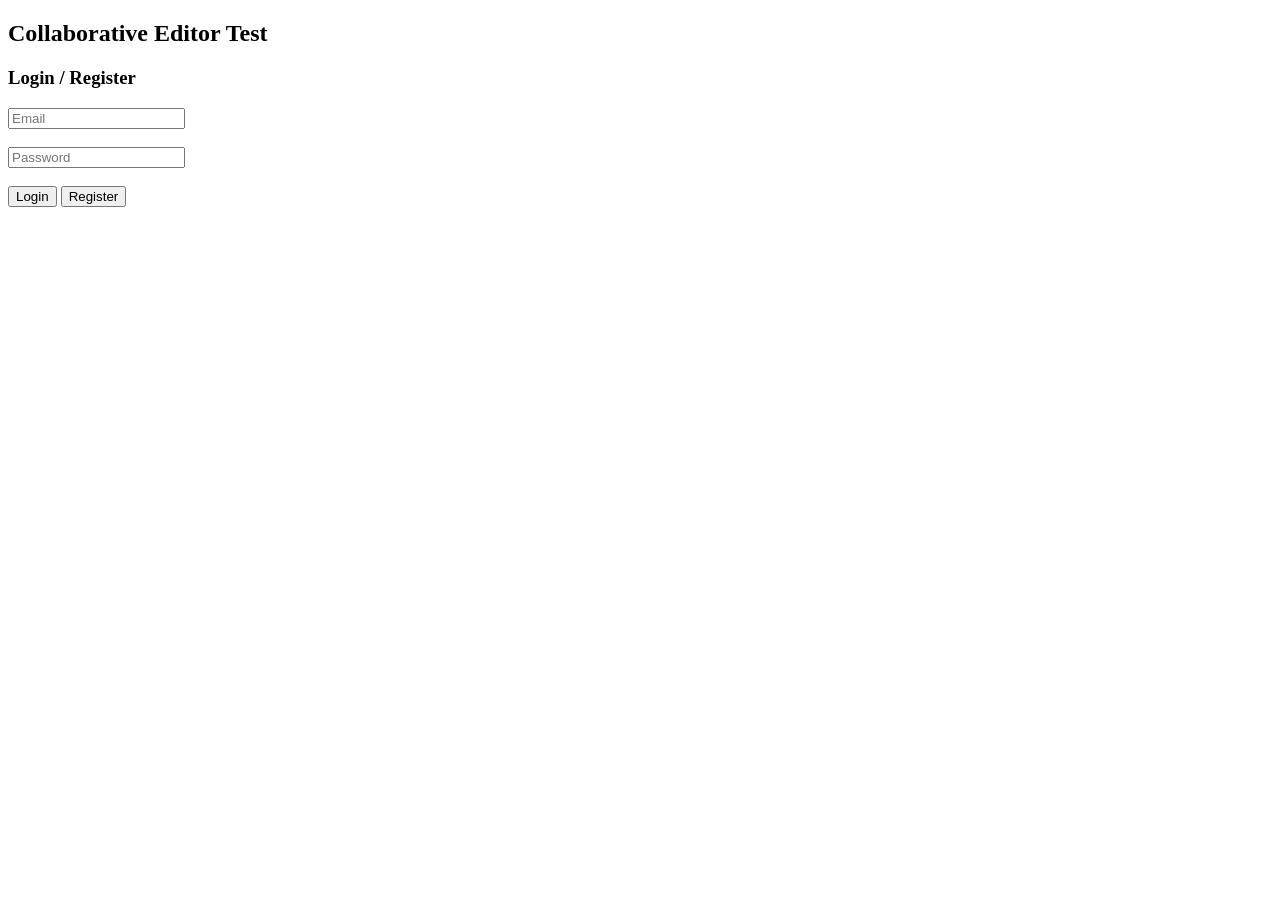
<file: index.html>
<!DOCTYPE html>
<html>
<head>
  <title>Collaborative Editor Test</title>
  <style>
    #editorDiv { display:none; }
    #usersList { margin-top:10px; font-size:14px; }
    textarea { width: 80%; height: 300px; }
  </style>
</head>
<body>
<h2>Collaborative Editor Test</h2>

<div id="authDiv">
  <h3>Login / Register</h3>
  <input id="email" placeholder="Email"><br><br>
  <input id="password" placeholder="Password" type="password"><br><br>
  <button onclick="login()">Login</button>
  <button onclick="register()">Register</button>
  <p id="authMsg" style="color:red"></p>
</div>

<div id="editorDiv">
  <textarea id="doc" readonly></textarea><br>
  <input id="msg" placeholder="Type a chat message">
  <button onclick="sendMessage()">Send</button>

  <div id="usersList"><b>Connected Users:</b></div>
</div>

<script>
const ws = new WebSocket("ws://localhost:8080");
const authDiv = document.getElementById('authDiv');
const editorDiv = document.getElementById('editorDiv');
const authMsg = document.getElementById('authMsg');
const docArea = document.getElementById('doc');
const msgInput = document.getElementById('msg');
const usersList = document.getElementById('usersList');

let userId = null;
let userColor = null;

ws.onopen = () => console.log("Connected to server");

ws.onmessage = e => {
  const data = JSON.parse(e.data);

  switch(data.type){
    case "auth_required":
      authDiv.style.display = "block";
      editorDiv.style.display = "none";
      authMsg.innerText = "";
      break;

    case "auth_success":
      authDiv.style.display = "none";
      editorDiv.style.display = "block";
      userId = data.id;
      userColor = data.color;
      docArea.value = data[Object.keys(data)[4]]; // server sends doc concatenated
      break;

    case "auth_failed":
      authMsg.innerText = data.message;
      break;

    case "users":
      let html = "<b>Connected Users:</b><br>";
      data.list.forEach(u => {
        html += `<span style="color:${u.color}">${u.email} (id:${u.id})</span><br>`;
      });
      usersList.innerHTML = html;
      break;

    case "error":
      alert(data.message);
      break;

    default:
      // Treat as document update
      docArea.value = data;
      break;
  }
};

function login(){
  const email = document.getElementById('email').value.trim();
  const password = document.getElementById('password').value.trim();
  ws.send(JSON.stringify({type:"login", email, password}));
}

function register(){
  const email = document.getElementById('email').value.trim();
  const password = document.getElementById('password').value.trim();
  ws.send(JSON.stringify({type:"register", email, password}));
}

function sendMessage(){
  const msg = msgInput.value.trim();
  if(msg !== "") ws.send(msg);
  msgInput.value = "";
}

// Optional: Send cursor updates to server (not fully implemented yet)
docArea.addEventListener("click", e => {
  // You can extend this to send selection positions
});
</script>
</body>
</html>
</file>
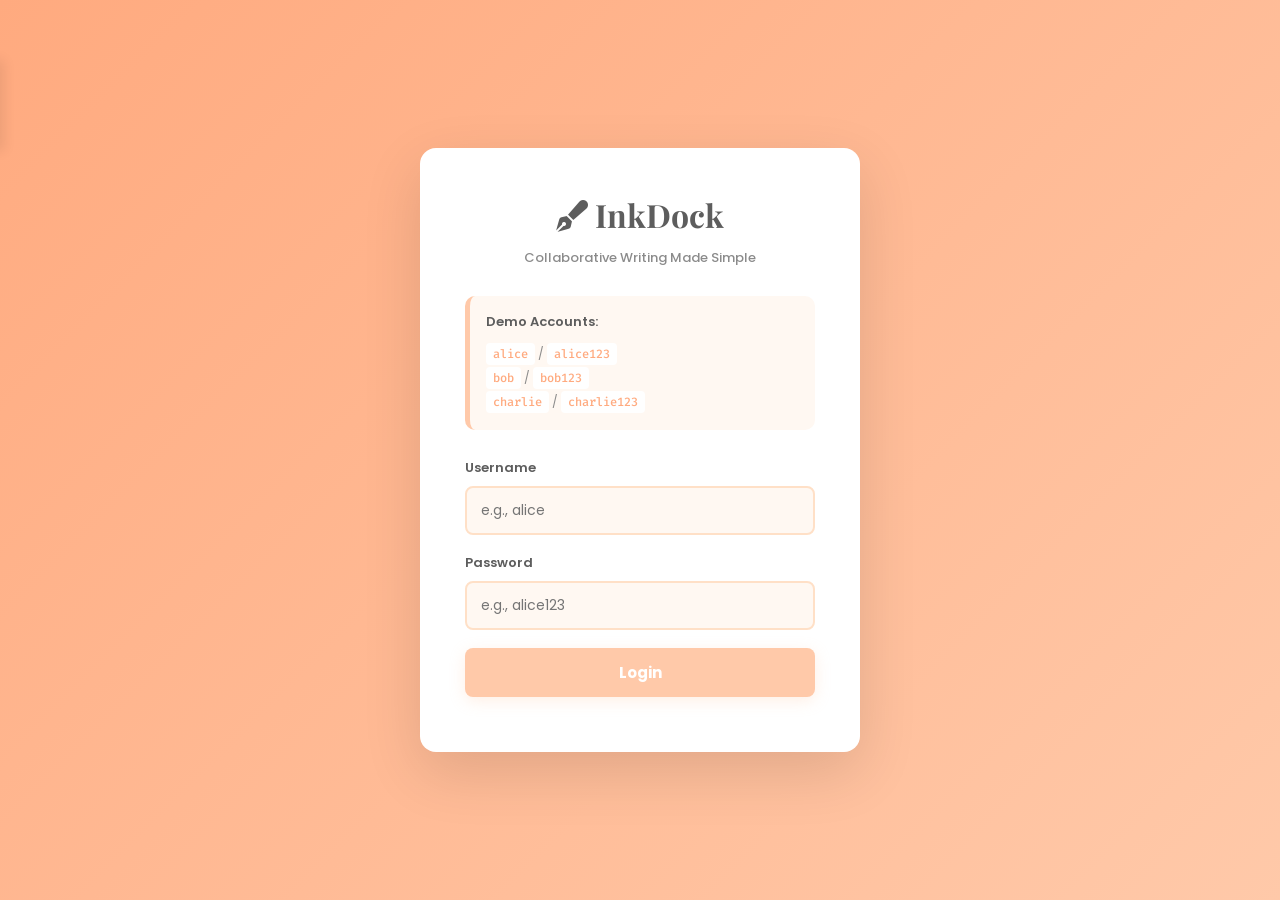
<file: collab-editor/server/index.html>
<!DOCTYPE html>
<html lang="en">
<head>
<meta charset="UTF-8">
<meta name="viewport" content="width=device-width, initial-scale=1.0">
<title>InkDock - Collaborative Editor</title>
<link href="https://cdnjs.cloudflare.com/ajax/libs/font-awesome/6.4.0/css/all.min.css" rel="stylesheet">
<link href="https://fonts.googleapis.com/css2?family=Josefin+Sans:wght@400;600;700&family=Rubik:wght@400;500;700&family=Poppins:wght@400;500;600;700&family=Lato:wght@400;700&family=Nunito:wght@400;600;700&family=Ubuntu:wght@400;700&family=Montserrat:wght@500;600;700&family=Playfair+Display:wght@600;700&family=Libre+Baskerville:wght@400;700&family=Roboto:wght@400;500;700&family=Open+Sans:wght@400;600;700&family=Fira+Code:wght@400;500;700&family=Source+Sans+Pro:wght@400;600;700&family=Merriweather:wght@400;700&family=Ranade:wght@400;600;700" rel="stylesheet">
<style>
*{margin:0;padding:0;box-sizing:border-box;}
html,body{width:100%;height:100%;overflow:hidden;}
body{font-family:'Poppins',sans-serif;background:#f9f7f4;overflow:hidden;height:100vh;transition:all 0.3s ease;}
.hidden{display:none!important;}

:root{--bg-primary:#FFF1E6;--bg-secondary:#fff8f2;--text-primary:#5D5D5D;--text-secondary:#8b8b8b;--accent:#FFC9A9;--accent-light:#ffe5d0;--accent-dark:#ffaa7f;--border:#ffe0c7;--shadow:rgba(0,0,0,0.08);}
body.theme-vanilla{--bg-primary:#FFF1E6;--bg-secondary:#fff8f2;--text-primary:#5D5D5D;--accent:#FFC9A9;--text-secondary:#8b8b8b;--border:#ffe0c7;}
body.theme-mint{--bg-primary:#E6FFF2;--bg-secondary:#f0fffb;--text-primary:#4A4A4A;--accent:#A3E3C1;--text-secondary:#7a9c8f;--border:#c8f0e0;}
body.theme-lavender{--bg-primary:#F3E8FF;--bg-secondary:#f9f5ff;--text-primary:#4B4B4B;--accent:#C8A2FF;--text-secondary:#8b7ba8;--border:#e6d9ff;}
body.theme-peach{--bg-primary:#FFECE6;--bg-secondary:#fff4f0;--text-primary:#5A4D4D;--accent:#FFB8A9;--text-secondary:#8b7870;--border:#ffe0d0;}
body.theme-skyblue{--bg-primary:#E6F0FF;--bg-secondary:#eef5ff;--text-primary:#4C4C4C;--accent:#A9C8FF;--text-secondary:#7a8fab;--border:#d0deff;}
body.theme-sage{--bg-primary:#EDF7EE;--bg-secondary:#f5fbf7;--text-primary:#4B4B4B;--accent:#B9D5B9;--text-secondary:#7a9a7f;--border:#d0e5d5;}
body.theme-coral{--bg-primary:#FFF0F5;--bg-secondary:#fff6fa;--text-primary:#4C4C4C;--accent:#D8B8FF;--text-secondary:#8b7a9c;--border:#f0d9ff;}
body.theme-powder{--bg-primary:#FFEFEF;--bg-secondary:#fff7f7;--text-primary:#4D4D4D;--accent:#FFB4B4;--text-secondary:#8b7474;--border:#ffd9d9;}

#loginScreen{display:flex;justify-content:center;align-items:center;height:100vh;background:linear-gradient(135deg,var(--accent-dark) 0%,var(--accent) 100%);padding:20px;}
.login-card{background:white;padding:45px;border-radius:16px;box-shadow:0 20px 60px rgba(0,0,0,0.12);width:100%;max-width:440px;animation:slideUp 0.5s ease;}
@keyframes slideUp{from{transform:translateY(20px);opacity:0;}to{transform:translateY(0);opacity:1;}}
.login-card h1{text-align:center;color:var(--text-primary);margin-bottom:12px;font-size:32px;font-family:'Playfair Display',serif;font-weight:700;}
.login-card .subtitle{text-align:center;color:var(--text-secondary);font-size:13px;margin-bottom:28px;font-weight:500;}
.demo-accounts{background:var(--bg-secondary);padding:16px;border-radius:10px;margin-bottom:28px;border-left:5px solid var(--accent);}
.demo-accounts h3{font-size:13px;color:var(--text-primary);margin-bottom:10px;font-weight:600;}
.demo-accounts ul{list-style:none;font-size:12px;color:var(--text-secondary);line-height:2;}
.demo-accounts code{background:white;padding:3px 7px;border-radius:4px;font-family:'Fira Code',monospace;color:var(--accent-dark);font-weight:500;}
.form-group{margin-bottom:18px;}
.form-group label{display:block;margin-bottom:8px;color:var(--text-primary);font-weight:600;font-size:13px;}
.form-group input{width:100%;padding:12px 14px;border:2px solid var(--border);border-radius:8px;font-size:14px;transition:all 0.3s;background:var(--bg-secondary);color:var(--text-primary);font-family:'Poppins',sans-serif;}
.form-group input:focus{outline:none;border-color:var(--accent);background:white;box-shadow:0 0 0 3px var(--accent-light);}
.btn-login{width:100%;padding:13px;background:var(--accent);color:white;border:none;border-radius:8px;font-size:15px;font-weight:700;cursor:pointer;transition:all 0.3s;font-family:'Poppins',sans-serif;box-shadow:0 4px 15px rgba(255,201,169,0.3);}
.btn-login:hover:not(:disabled){background:var(--accent-dark);transform:translateY(-2px);box-shadow:0 6px 20px rgba(255,201,169,0.4);}
.btn-login:disabled{background:#ccc;cursor:not-allowed;opacity:0.6;}
.error{color:#e74c3c;font-size:13px;margin-top:10px;text-align:center;font-weight:500;}

#editorScreen{display:flex;flex-direction:column;height:100vh;}
.header{background:white;padding:14px 22px;box-shadow:0 2px 12px var(--shadow);display:flex;justify-content:space-between;align-items:center;z-index:100;border-bottom:2px solid var(--border);}
.header h1{font-size:22px;color:var(--text-primary);font-family:'Playfair Display',serif;font-weight:700;letter-spacing:-0.5px;}
.header-right{display:flex;align-items:center;gap:12px;}
.user-info{display:flex;align-items:center;gap:15px;padding-right:15px;border-right:2px solid var(--border);}
.username{color:var(--text-primary);font-weight:600;font-size:13px;}
.user-status{display:flex;align-items:center;gap:6px;font-size:11px;color:var(--text-secondary);}
.status-dot{width:8px;height:8px;background:#27ae60;border-radius:50%;animation:pulse 2s infinite;}
@keyframes pulse{0%,100%{opacity:1;}50%{opacity:0.6;}}
.btn-theme{padding:10px 14px;background:var(--bg-secondary);border:2px solid var(--border);border-radius:8px;cursor:pointer;color:var(--text-primary);font-size:13px;font-weight:600;transition:all 0.3s;position:relative;}
.btn-theme:hover{background:var(--accent-light);border-color:var(--accent);}
.btn-logout{padding:10px 16px;background:#e74c3c;color:white;border:none;border-radius:8px;cursor:pointer;font-size:13px;font-weight:600;transition:all 0.3s;}
.btn-logout:hover{background:#c0392b;transform:translateY(-1px);}
.main-container{display:flex;flex:1;overflow:hidden;gap:1px;background:var(--border);}

.toc-panel{position:fixed;left:0;top:60px;height:calc(100vh-60px);width:280px;background:white;border-right:2px solid var(--border);padding:20px;z-index:90;transform:translateX(-100%);transition:transform 0.3s ease;overflow-y:auto;box-shadow:4px 0 12px var(--shadow);}
.toc-panel.open{transform:translateX(0);}
.toc-header{display:flex;justify-content:space-between;align-items:center;margin-bottom:16px;padding-bottom:12px;border-bottom:2px solid var(--border);}
.toc-header h2{font-size:14px;color:var(--text-primary);font-weight:700;}
.toc-close{background:none;border:none;cursor:pointer;color:var(--text-secondary);font-size:16px;transition:color 0.2s;}
.toc-close:hover{color:var(--accent);}
.toc-list{list-style:none;}
.toc-item{margin-bottom:8px;padding:10px 12px;border-radius:6px;background:var(--bg-secondary);cursor:pointer;font-size:13px;color:var(--text-secondary);transition:all 0.2s;border-left:3px solid transparent;}
.toc-item:hover{background:var(--accent-light);border-left-color:var(--accent);color:var(--text-primary);}
.toc-overlay{position:fixed;left:0;top:0;width:100%;height:100%;background:rgba(0,0,0,0.2);z-index:80;opacity:0;pointer-events:none;transition:opacity 0.3s;}
.toc-overlay.open{opacity:1;pointer-events:auto;}

.sidebar{width:280px;background:white;border-right:2px solid var(--border);padding:18px;overflow-y:auto;display:flex;flex-direction:column;}
.sidebar-section{margin-bottom:20px;}
.sidebar-title{font-size:13px;font-weight:700;color:var(--text-primary);margin-bottom:12px;text-transform:uppercase;letter-spacing:0.5px;}
.user-list{list-style:none;}
.user-item{padding:11px 12px;margin-bottom:8px;border-radius:8px;background:var(--bg-secondary);display:flex;align-items:center;gap:10px;font-size:13px;color:var(--text-secondary);transition:all 0.2s;}
.user-item:hover{background:var(--accent-light);color:var(--text-primary);}
.user-color{width:14px;height:14px;border-radius:50%;flex-shrink:0;box-shadow:0 2px 4px rgba(0,0,0,0.1);}
.chat-panel{flex:1;display:flex;flex-direction:column;margin-top:auto;border-top:2px solid var(--border);padding-top:12px;}
.chat-label{font-size:12px;font-weight:700;color:var(--text-primary);margin-bottom:10px;text-transform:uppercase;letter-spacing:0.5px;}
.chat-messages{flex:1;overflow-y:auto;background:var(--bg-secondary);padding:12px;border-radius:8px;margin-bottom:10px;max-height:200px;}
.chat-message{margin-bottom:10px;padding:10px;background:white;border-radius:6px;border-left:3px solid var(--accent);font-size:12px;animation:slideIn 0.2s ease;}
@keyframes slideIn{from{transform:translateX(-10px);opacity:0;}to{transform:translateX(0);opacity:1;}}
.chat-message .user{font-weight:700;color:var(--accent-dark);display:block;margin-bottom:4px;font-size:11px;}
.chat-message .time{font-size:10px;color:var(--text-secondary);margin-top:4px;display:block;}
.chat-input{display:flex;gap:8px;}
.chat-input input{flex:1;padding:10px 12px;border-radius:6px;border:2px solid var(--border);background:white;color:var(--text-primary);font-size:12px;font-family:'Poppins',sans-serif;transition:all 0.2s;}
.chat-input input:focus{outline:none;border-color:var(--accent);box-shadow:0 0 0 3px var(--accent-light);}
.chat-input button{padding:10px 14px;border-radius:6px;background:var(--accent);color:white;border:none;cursor:pointer;font-weight:600;font-size:12px;transition:all 0.2s;font-family:'Poppins',sans-serif;}
.chat-input button:hover{background:var(--accent-dark);transform:translateY(-1px);}

.editor-container{flex:1;display:flex;flex-direction:column;background:white;margin:20px;border-radius:12px;box-shadow:0 8px 24px var(--shadow);overflow:hidden;border:2px solid var(--border);}
.toolbar{padding:14px;background:var(--bg-secondary);border-bottom:2px solid var(--border);display:flex;gap:8px;flex-wrap:wrap;align-items:center;overflow-x:auto;}
.toolbar-section{display:flex;gap:6px;align-items:center;}
.toolbar-divider{width:1px;height:24px;background:var(--border);margin:0 4px;}
.toolbar button,.toolbar select{padding:9px 12px;border:2px solid var(--border);background:white;border-radius:6px;cursor:pointer;font-size:12px;font-weight:600;transition:all 0.2s;color:var(--text-primary);font-family:'Poppins',sans-serif;}
.toolbar button:hover,.toolbar select:hover{background:var(--accent-light);border-color:var(--accent);}
.toolbar button.active{background:var(--accent);color:white;border-color:var(--accent-dark);}
.toolbar select{cursor:pointer;}
.color-input{width:40px;height:36px;border:2px solid var(--border);border-radius:6px;cursor:pointer;transition:all 0.2s;}
.color-input:hover{border-color:var(--accent);}
.btn-toc{background:var(--bg-secondary);border:2px solid var(--border);padding:9px 12px;border-radius:6px;cursor:pointer;font-size:13px;font-weight:600;color:var(--text-primary);transition:all 0.2s;}
.btn-toc:hover{background:var(--accent-light);border-color:var(--accent);}
.editor-wrapper{flex:1;overflow-y:auto;padding:30px;position:relative;background:white;}
#editor{min-height:100%;outline:none;font-size:16px;line-height:1.7;color:var(--text-primary);white-space:pre-wrap;word-wrap:break-word;font-family:'Poppins',sans-serif;}
#editor h1{font-family:'Playfair Display',serif;font-size:28px;font-weight:700;margin:24px 0 12px;color:var(--text-primary);line-height:1.3;}
#editor h2{font-family:'Playfair Display',serif;font-size:22px;font-weight:700;margin:20px 0 10px;color:var(--text-primary);line-height:1.3;}
#editor h3{font-family:'Rubik',sans-serif;font-size:18px;font-weight:700;margin:16px 0 8px;color:var(--text-primary);line-height:1.3;}
.remote-cursor{position:absolute;width:2px;height:24px;pointer-events:none;z-index:100;transition:all 0.15s ease;animation:cursorBlink 1s infinite;}
@keyframes cursorBlink{0%,49%{opacity:1;}50%,100%{opacity:0.3;}}
.cursor-label{position:absolute;top:-24px;left:2px;padding:3px 8px;border-radius:4px;font-size:11px;color:white;white-space:nowrap;font-weight:600;box-shadow:0 2px 4px rgba(0,0,0,0.2);}
.remote-selection{position:absolute;opacity:0.3;pointer-events:none;z-index:99;border-radius:2px;}
.status-bar{padding:12px 20px;background:var(--bg-secondary);border-top:2px solid var(--border);font-size:12px;color:var(--text-secondary);display:flex;justify-content:space-between;flex-wrap:wrap;gap:15px;}
.status-item{display:flex;align-items:center;gap:6px;font-weight:500;}
.connection-status{position:fixed;bottom:20px;right:20px;padding:12px 16px;background:#27ae60;color:white;border-radius:8px;font-size:12px;box-shadow:0 4px 12px rgba(0,0,0,0.2);display:none;font-weight:600;animation:slideIn 0.3s ease;}
.connection-status.disconnected{background:#e74c3c;display:flex;align-items:center;gap:8px;}
.theme-menu{position:fixed;top:70px;right:20px;background:white;border:2px solid var(--border);border-radius:10px;padding:12px;box-shadow:0 8px 24px rgba(0,0,0,0.15);z-index:200;display:grid;grid-template-columns:repeat(2,1fr);gap:8px;width:220px;}
.theme-menu button{padding:10px 12px;border:2px solid var(--border);border-radius:6px;background:var(--bg-secondary);color:var(--text-primary);font-weight:600;font-size:12px;cursor:pointer;transition:all 0.2s;}
.theme-menu button:hover{background:var(--accent-light);border-color:var(--accent);}

@media(max-width:768px){.sidebar{width:200px;}.editor-container{margin:10px;}}
</style>
</head>
<body class="theme-vanilla">

<div id="loginScreen">
  <div class="login-card">
    <h1><i class="fas fa-pen-fancy"></i> InkDock</h1>
    <p class="subtitle">Collaborative Writing Made Simple</p>
    <div class="demo-accounts">
      <h3>Demo Accounts:</h3>
      <ul>
        <li><code>alice</code> / <code>alice123</code></li>
        <li><code>bob</code> / <code>bob123</code></li>
        <li><code>charlie</code> / <code>charlie123</code></li>
      </ul>
    </div>
    <form id="loginForm">
      <div class="form-group">
        <label>Username</label>
        <input type="text" id="username" required placeholder="e.g., alice">
      </div>
      <div class="form-group">
        <label>Password</label>
        <input type="password" id="password" required placeholder="e.g., alice123">
      </div>
      <button type="submit" class="btn-login" id="loginBtn">Login</button>
      <div id="loginError" class="error"></div>
    </form>
  </div>
</div>

<div class="toc-overlay" id="tocOverlay"></div>
<div class="toc-panel" id="tocPanel">
  <div class="toc-header">
    <h2>Table of Contents</h2>
    <button class="toc-close" onclick="toggleTOC()"><i class="fas fa-times"></i></button>
  </div>
  <ul class="toc-list" id="tocList"></ul>
</div>

<div id="editorScreen" style="display:none;">
  <div class="header">
    <h1><i class="fas fa-pen-fancy"></i> InkDock</h1>
    <div class="header-right">
      <div class="user-info">
        <div>
          <div class="username" id="currentUsername"></div>
          <div class="user-status">
            <div class="status-dot"></div>
            <span>Online</span>
          </div>
        </div>
      </div>
      <button class="btn-theme" onclick="showThemeMenu()">
        <i class="fas fa-palette"></i> Theme
      </button>
      <button class="btn-logout" onclick="logout()">Logout</button>
    </div>
  </div>
  <div class="main-container">
    <div class="sidebar">
      <div class="sidebar-section">
        <div class="sidebar-title"><i class="fas fa-users"></i> Active Users</div>
        <ul class="user-list" id="userList"></ul>
      </div>
      <div class="chat-panel">
        <div class="chat-label"><i class="fas fa-comments"></i> Chat</div>
        <div class="chat-messages" id="chatMessages"></div>
        <div class="chat-input">
          <input type="text" id="chatInput" placeholder="Message...">
          <button onclick="sendChat()"><i class="fas fa-paper-plane"></i></button>
        </div>
      </div>
    </div>

    <div class="editor-container">
      <div class="toolbar">
        <div class="toolbar-section">
          <button class="btn-toc" onclick="toggleTOC()" title="Table of Contents">
            <i class="fas fa-list"></i> TOC
          </button>
        </div>
        <div class="toolbar-divider"></div>
        <div class="toolbar-section">
          <select onchange="formatHeading(this.value); this.selectedIndex=0;" title="Heading">
            <option disabled selected>Heading</option>
            <option value="h1">H1 - Title</option>
            <option value="h2">H2 - Heading</option>
            <option value="h3">H3 - Subheading</option>
            <option value="p">Paragraph</option>
          </select>
        </div>
        <div class="toolbar-divider"></div>
        <div class="toolbar-section">
          <select onchange="formatDoc('fontName', this.value); this.selectedIndex=0;" title="Font">
            <option disabled selected>Font</option>
            <option value="Playfair Display">Playfair Display</option>
            <option value="Josefin Sans">Josefin Sans</option>
            <option value="Rubik">Rubik</option>
            <option value="Poppins">Poppins</option>
            <option value="Lato">Lato</option>
            <option value="Nunito">Nunito</option>
            <option value="Ubuntu">Ubuntu</option>
            <option value="Montserrat">Montserrat</option>
            <option value="Libre Baskerville">Libre Baskerville</option>
            <option value="Roboto">Roboto</option>
            <option value="Open Sans">Open Sans</option>
            <option value="Fira Code">Fira Code</option>
            <option value="Source Sans Pro">Source Sans Pro</option>
            <option value="Merriweather">Merriweather</option>
            <option value="Ranade">Ranade</option>
          </select>
          <select onchange="formatDoc('fontSize', this.value); this.selectedIndex=0;" title="Font Size">
            <option disabled selected>Size</option>
            <option value="8pt">8pt</option>
            <option value="10pt">10pt</option>
            <option value="12pt">12pt</option>
            <option value="14pt">14pt</option>
            <option value="16pt">16pt</option>
            <option value="18pt">18pt</option>
            <option value="20pt">20pt</option>
            <option value="24pt">24pt</option>
            <option value="28pt">28pt</option>
            <option value="32pt">32pt</option>
            <option value="36pt">36pt</option>
            <option value="48pt">48pt</option>
            <option value="60pt">60pt</option>
            <option value="72pt">72pt</option>
          </select>
        </div>
        <div class="toolbar-divider"></div>
        <div class="toolbar-section">
          <button onclick="formatDoc('bold')" title="Bold"><b>B</b></button>
          <button onclick="formatDoc('italic')" title="Italic"><i>I</i></button>
          <button onclick="formatDoc('underline')" title="Underline"><u>U</u></button>
        </div>
        <div class="toolbar-divider"></div>
        <div class="toolbar-section">
          <button onclick="formatDoc('insertUnorderedList')" title="Bullet List"><i class="fas fa-list-ul"></i></button>
          <button onclick="formatDoc('insertOrderedList')" title="Numbered List"><i class="fas fa-list-ol"></i></button>
        </div>
        <div class="toolbar-divider"></div>
        <div class="toolbar-section">
          <input type="color" class="color-input" onchange="formatDoc('foreColor', this.value)" value="#5D5D5D" title="Text Color">
        </div>
        <div class="toolbar-divider"></div>
        <div class="toolbar-section">
          <input type="file" id="imageUpload" accept="image/*" style="display:none;">
          <button onclick="document.getElementById('imageUpload').click()" title="Insert Image"><i class="fas fa-image"></i></button>
          <button onclick="insertTable()" title="Insert Table"><i class="fas fa-table"></i></button>
        </div>
      </div>
      <div class="editor-wrapper" id="editorWrapper">
        <div id="editor" contenteditable="true"></div>
      </div>
      <div class="status-bar">
        <div class="status-item"><i class="fas fa-font"></i> <span id="charCount">0 chars</span></div>
        <div class="status-item"><i class="fas fa-words"></i> <span id="wordCount">0 words</span></div>
        <div class="status-item"><i class="fas fa-palette"></i> <span id="currentTheme">Vanilla Sky</span></div>
      </div>
    </div>
  </div>
</div>
<div class="connection-status" id="connectionStatus"><i class="fas fa-spinner"></i> Reconnecting...</div>

<script>
let ws = null;
let sessionId = null;
let username = null;
let myColor = null;
let users = [];
let remoteCursors = {};
let remoteSelections = {};
let reconnectTimer = null;
let isUpdating = false;
const themes = {
  vanilla: { name: 'Vanilla Sky', class: 'theme-vanilla' },
  mint: { name: 'Mint Whisper', class: 'theme-mint' },
  lavender: { name: 'Lavender Mist', class: 'theme-lavender' },
  peach: { name: 'Peach Fizz', class: 'theme-peach' },
  skyblue: { name: 'Baby Blue Haze', class: 'theme-skyblue' },
  sage: { name: 'Sage Calm', class: 'theme-sage' },
  coral: { name: 'Peach Lavender', class: 'theme-coral' },
  powder: { name: 'Powder Coral', class: 'theme-powder' }
};
let currentTheme = 'vanilla';

function setTheme(themeKey){
  currentTheme = themeKey;
  const theme = themes[themeKey];
  document.body.className = '';
  document.body.classList.add(theme.class);
  document.getElementById('currentTheme').textContent = theme.name;
  localStorage.setItem('inkdock_theme', themeKey);
}

function showThemeMenu(){
  const menu = document.createElement('div');
  menu.className = 'theme-menu';
  Object.entries(themes).forEach(([key, theme]) => {
    const btn = document.createElement('button');
    btn.textContent = theme.name;
    btn.onclick = () => { setTheme(key); document.body.removeChild(menu); };
    menu.appendChild(btn);
  });
  document.body.appendChild(menu);
  setTimeout(() => document.addEventListener('click', function close(e){
    if(!menu.contains(e.target) && e.target !== document.querySelector('.btn-theme')){
      if(document.body.contains(menu)) document.body.removeChild(menu);
      document.removeEventListener('click', close);
    }
  }), 100);
}

function updateTableOfContents(){
  const editor = document.getElementById('editor');
  const headings = editor.querySelectorAll('h1');
  const tocList = document.getElementById('tocList');
  tocList.innerHTML = '';
  headings.forEach((h, idx) => {
    const text = h.innerText || `Heading ${idx + 1}`;
    h.id = `heading-${idx}`;
    const li = document.createElement('li');
    li.className = 'toc-item';
    li.textContent = text;
    li.onclick = () => {
      h.scrollIntoView({ behavior: 'smooth' });
      li.classList.add('active');
      setTimeout(() => li.classList.remove('active'), 1000);
    };
    tocList.appendChild(li);
  });
}

function toggleTOC(){
  const panel = document.getElementById('tocPanel');
  const overlay = document.getElementById('tocOverlay');
  panel.classList.toggle('open');
  overlay.classList.toggle('open');
  overlay.onclick = () => toggleTOC();
}

window.addEventListener('load', () => {
  const savedTheme = localStorage.getItem('inkdock_theme') || 'vanilla';
  setTheme(savedTheme);
  const stored = localStorage.getItem('session_id');
  if(stored) verifySession(stored);
});

document.getElementById('loginForm').addEventListener('submit', async(e) => {
  e.preventDefault();
  const uname = document.getElementById('username').value;
  const pwd = document.getElementById('password').value;
  const btn = document.getElementById('loginBtn');
  const err = document.getElementById('loginError');
  btn.disabled = true;
  btn.textContent = 'Logging in...';
  err.textContent = '';
  try{
    const res = await fetch('/api/login', {method: 'POST', headers: {'Content-Type': 'application/json'}, body: JSON.stringify({username: uname, password: pwd})});
    const data = await res.json();
    if(data.success){
      sessionId = data.session_id;
      username = data.username;
      localStorage.setItem('session_id', sessionId);
      showEditor();
      connectWebSocket();
    }else{
      err.textContent = data.error || 'Login failed';
      btn.disabled = false;
      btn.textContent = 'Login';
    }
  }catch(e){
    err.textContent = 'Connection error';
    btn.disabled = false;
    btn.textContent = 'Login';
  }
});

function verifySession(sid){
  fetch(`/api/verify?session_id=${encodeURIComponent(sid)}`)
    .then(r => r.json())
    .then(data => {
      if(data.valid){
        sessionId = sid;
        username = data.username;
        showEditor();
        connectWebSocket();
      }else{
        localStorage.removeItem('session_id');
      }
    })
    .catch(() => localStorage.removeItem('session_id'));
}

function showEditor(){
  document.getElementById('loginScreen').style.display = 'none';
  document.getElementById('editorScreen').style.display = 'flex';
  document.getElementById('currentUsername').textContent = username;
}

async function logout(){
  if(ws) ws.close();
  if(sessionId) await fetch('/api/logout', {method: 'POST', headers: {'Content-Type': 'application/json'}, body: JSON.stringify({session_id: sessionId})});
  localStorage.removeItem('session_id');
  location.reload();
}

function connectWebSocket(){
  const proto = location.protocol === 'https:' ? 'wss:' : 'ws:';
  ws = new WebSocket(`${proto}//${location.host}/`);
  ws.onopen = () => {
    document.getElementById('connectionStatus').classList.remove('disconnected');
    ws.send(JSON.stringify({type: 'auth', session_id: sessionId}));
  };
  ws.onmessage = (evt) => {
    try{
      const msg = JSON.parse(evt.data);
      if(msg.type === 'init'){
        isUpdating = true;
        document.getElementById('editor').innerHTML = msg.content;
        myColor = msg.color;
        isUpdating = false;
        updateStats();
        updateTableOfContents();
      }else if(msg.type === 'update'){
        isUpdating = true;
        document.getElementById('editor').innerHTML = msg.content;
        isUpdating = false;
        updateStats();
        updateTableOfContents();
      }else if(msg.type === 'users'){
        updateUserList(msg.users);
      }else if(msg.type === 'cursor'){
        updateCursor(msg);
      }else if(msg.type === 'selection'){
        updateSelection(msg);
      }else if(msg.type === 'chat'){
        receiveChat(msg);
      }
    }catch(e){}
  };
  ws.onerror = (err) => {};
  ws.onclose = () => {
    document.getElementById('connectionStatus').classList.add('disconnected');
    clearTimeout(reconnectTimer);
    reconnectTimer = setTimeout(() => {
      if(sessionId) connectWebSocket();
    }, 3000);
  };
}

const editor = document.getElementById('editor');
editor.addEventListener('input', () => {
  if(!isUpdating && ws && ws.readyState === WebSocket.OPEN){
    ws.send(JSON.stringify({type: 'update', content: editor.innerHTML}));
    updateStats();
    updateTableOfContents();
  }
});
editor.addEventListener('keyup', sendCursor);
editor.addEventListener('mouseup', sendCursor);
editor.addEventListener('click', sendCursor);

function formatDoc(cmd, value = null){
  editor.focus();
  document.execCommand(cmd, false, value);
  sendUpdate();
}

function formatHeading(tag){
  editor.focus();
  if(tag === 'p'){
    document.execCommand('formatBlock', false, '<p>');
  }else{
    document.execCommand('formatBlock', false, `<${tag}>`);
  }
  sendUpdate();
  updateTableOfContents();
}

function sendUpdate(){
  if(ws && ws.readyState === WebSocket.OPEN){
    ws.send(JSON.stringify({type: 'update', content: editor.innerHTML}));
    updateStats();
    updateTableOfContents();
  }
}

function updateStats(){
  const text = editor.innerText || '';
  const charCount = text.length;
  const wordCount = text.trim().split(/\s+/).filter(w => w.length > 0).length;
  document.getElementById('charCount').textContent = `${charCount} char${charCount !== 1 ? 's' : ''}`;
  document.getElementById('wordCount').textContent = `${wordCount} word${wordCount !== 1 ? 's' : ''}`;
}

function getTextOffset(root, node, offset){
  let t = 0;
  const w = document.createTreeWalker(root, NodeFilter.SHOW_TEXT, null, false);
  let n;
  while(n = w.nextNode()){
    if(n === node) return t + offset;
    t += n.textContent.length;
  }
  return t;
}

function getNodeAndOffsetFromTextOffset(root, textOffset){
  const w = document.createTreeWalker(root, NodeFilter.SHOW_TEXT, null, false);
  let t = 0, n;
  while(n = w.nextNode()){
    const len = n.textContent.length;
    if(t + len >= textOffset) return {node: n, offset: textOffset - t};
    t += len;
  }
  return {node: root, offset: 0};
}

function sendCursor(){
  if(!ws || ws.readyState !== WebSocket.OPEN) return;
  const sel = window.getSelection();
  if(sel.rangeCount > 0){
    const r = sel.getRangeAt(0);
    if(r.collapsed){
      const off = getTextOffset(editor, r.startContainer, r.startOffset);
      ws.send(JSON.stringify({type: 'cursor', offset: off}));
    }else{
      const start = getTextOffset(editor, r.startContainer, r.startOffset);
      const end = getTextOffset(editor, r.endContainer, r.endOffset);
      ws.send(JSON.stringify({type: 'selection', start: start, end: end}));
    }
  }
}

function updateCursor(msg){
  if(msg.username === username) return;
  const wrapper = document.getElementById('editorWrapper');
  let el = document.getElementById(`cursor-${msg.username}`);
  if(!el){
    el = document.createElement('div');
    el.id = `cursor-${msg.username}`;
    el.className = 'remote-cursor';
    el.style.background = msg.color;
    const label = document.createElement('div');
    label.className = 'cursor-label';
    label.textContent = msg.username;
    label.style.backgroundColor = msg.color;
    el.appendChild(label);
    wrapper.appendChild(el);
  }
  remoteCursors[msg.username] = msg.offset;
  const pos = getNodeAndOffsetFromTextOffset(editor, msg.offset);
  if(pos.node){
    const range = document.createRange();
    range.setStart(pos.node, pos.offset);
    range.setEnd(pos.node, pos.offset);
    const rect = range.getBoundingClientRect();
    const wrapRect = wrapper.getBoundingClientRect();
    el.style.left = (rect.left - wrapRect.left + wrapper.scrollLeft) + 'px';
    el.style.top = (rect.top - wrapRect.top + wrapper.scrollTop) + 'px';
  }
}

function updateSelection(msg){
  if(msg.username === username) return;
  const wrapper = document.getElementById('editorWrapper');
  let el = document.getElementById(`selection-${msg.username}`);
  if(!el){
    el = document.createElement('div');
    el.id = `selection-${msg.username}`;
    el.className = 'remote-selection';
    el.style.backgroundColor = msg.color;
    wrapper.appendChild(el);
  }
  remoteSelections[msg.username] = {start: msg.start, end: msg.end};
  const startPos = getNodeAndOffsetFromTextOffset(editor, msg.start);
  const endPos = getNodeAndOffsetFromTextOffset(editor, msg.end);
  if(startPos.node && endPos.node){
    const range = document.createRange();
    range.setStart(startPos.node, startPos.offset);
    range.setEnd(endPos.node, endPos.offset);
    const rect = range.getBoundingClientRect();
    const wrapRect = wrapper.getBoundingClientRect();
    el.style.left = (rect.left - wrapRect.left + wrapper.scrollLeft) + 'px';
    el.style.top = (rect.top - wrapRect.top + wrapper.scrollTop) + 'px';
    el.style.width = rect.width + 'px';
    el.style.height = rect.height + 'px';
  }
}

function updateUserList(list){
  users = list;
  const ul = document.getElementById('userList');
  ul.innerHTML = '';
  list.forEach(u => {
    const li = document.createElement('li');
    li.className = 'user-item';
    li.innerHTML = `<div class="user-color" style="background-color:${u.color}"></div><span>${u.username}${u.username === username ? ' (you)' : ''}</span>`;
    ul.appendChild(li);
  });
}

function sendChat(){
  const msg = document.getElementById('chatInput').value.trim();
  if(!msg || !ws || ws.readyState !== WebSocket.OPEN) return;
  ws.send(JSON.stringify({type: 'chat', message: msg}));
  document.getElementById('chatInput').value = '';
}

function receiveChat(msg){
  const div = document.createElement('div');
  div.className = 'chat-message';
  const time = new Date().toLocaleTimeString('en-US', {hour: '2-digit', minute: '2-digit'});
  div.innerHTML = `<span class="user" style="color:${msg.color}">${msg.username}</span><span>${msg.message}</span><span class="time">${time}</span>`;
  const container = document.getElementById('chatMessages');
  container.appendChild(div);
  container.scrollTop = container.scrollHeight;
}

document.getElementById('imageUpload').addEventListener('change', (e) => {
  const file = e.target.files[0];
  if(!file) return;
  const reader = new FileReader();
  reader.onload = (event) => {
    const img = document.createElement('img');
    img.src = event.target.result;
    img.style.maxWidth = '100%';
    img.style.height = 'auto';
    img.style.marginTop = '10px';
    img.style.marginBottom = '10px';
    img.style.borderRadius = '6px';
    editor.focus();
    const sel = window.getSelection();
    if(sel.rangeCount > 0){
      const range = sel.getRangeAt(0);
      range.insertNode(img);
      range.setStartAfter(img);
      range.setEndAfter(img);
      sel.removeAllRanges();
      sel.addRange(range);
    }else{
      editor.appendChild(img);
    }
    sendUpdate();
  };
  reader.readAsDataURL(file);
  document.getElementById('imageUpload').value = '';
});

function insertTable(){
  const rows = prompt('Number of rows:', '3');
  if(rows === null) return;
  const cols = prompt('Number of columns:', '3');
  if(cols === null) return;
  const r = parseInt(rows);
  const c = parseInt(cols);
  if(r < 1 || c < 1 || isNaN(r) || isNaN(c)) { alert('Invalid input'); return; }
  const table = document.createElement('table');
  table.style.width = '100%';
  table.style.borderCollapse = 'collapse';
  table.style.marginTop = '15px';
  table.style.marginBottom = '15px';
  table.style.border = '2px solid var(--border)';
  for(let i = 0; i < r; i++){
    const tr = document.createElement('tr');
    for(let j = 0; j < c; j++){
      const td = document.createElement('td');
      td.contentEditable = 'true';
      td.style.border = '1px solid var(--border)';
      td.style.padding = '10px';
      td.style.minWidth = '80px';
      td.textContent = '';
      if(i === 0) td.style.backgroundColor = 'var(--accent-light)';
      tr.appendChild(td);
    }
    table.appendChild(tr);
  }
  editor.focus();
  const sel = window.getSelection();
  if(sel.rangeCount > 0){
    const range = sel.getRangeAt(0);
    range.insertNode(table);
    range.setStartAfter(table);
    range.setEndAfter(table);
    sel.removeAllRanges();
    sel.addRange(range);
  }else{
    editor.appendChild(table);
  }
  sendUpdate();
}
</script>
</body>
</html>
</file>
